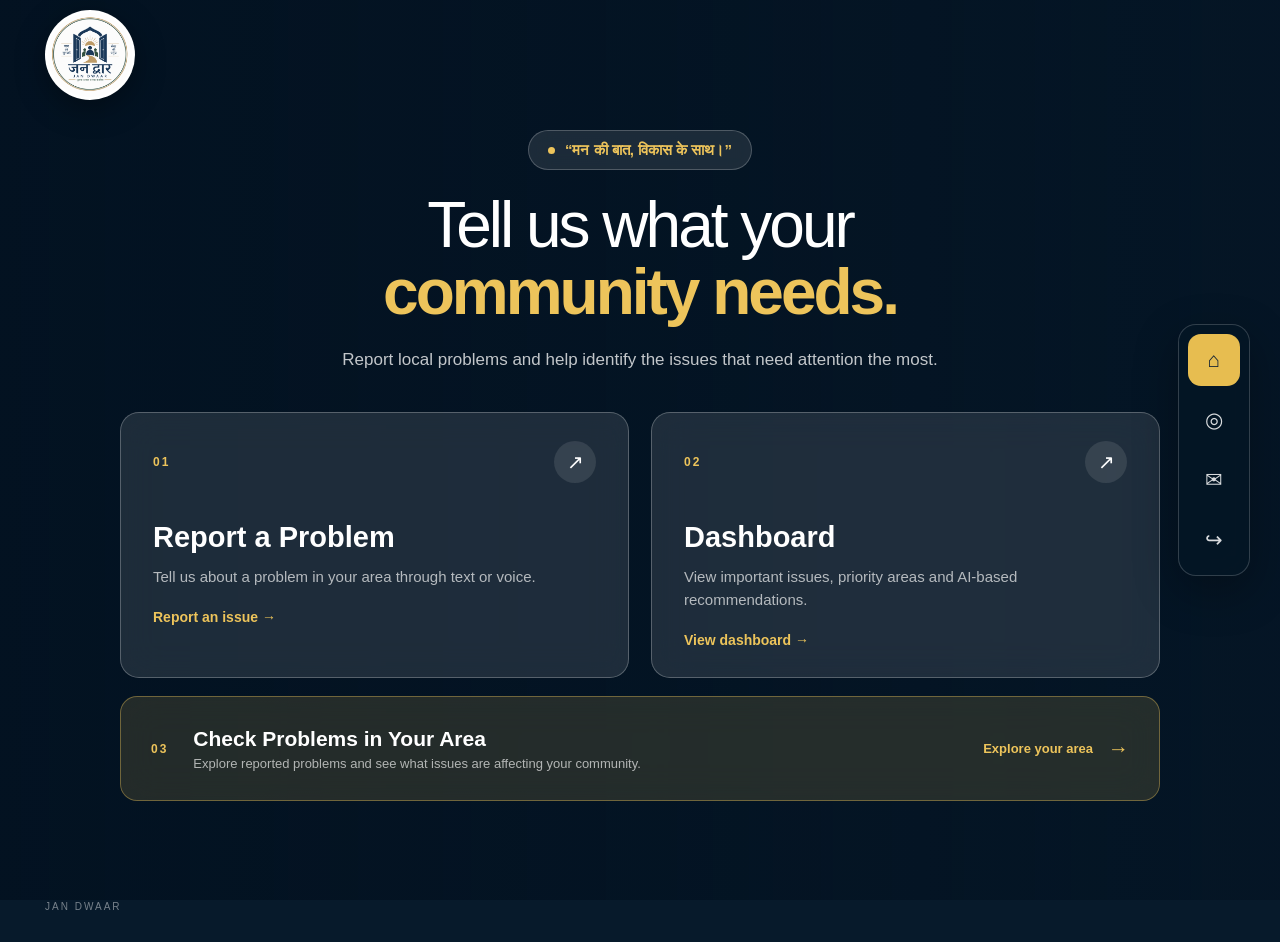
<file: index.html>
<!DOCTYPE html>
<html lang="en">
<head>
    <meta charset="UTF-8">
    <meta name="viewport" content="width=device-width, initial-scale=1.0">
    <title>Jan Dwaar</title>
    <link rel="stylesheet" href="styles.css">
</head>
<body>
    <div class="slideshow">
        <div class="slide slide-1"></div>
        <div class="slide slide-2"></div>
        <div class="slide slide-3"></div>
        <div class="slide slide-4"></div>

    </div>
    <div class="ov"></div>

    <header class="navbar">
        <div class="logo">
            <img src="logo (2).png" alt="Jan Dwaar">
        </div>
    </header>

    <aside class="side-nav">
        <a href="index.html" class="side-item active">
            <span class="side-icon">⌂</span>
            <span class="side-label">
                Home
            </span>
        </a>
        <a href="about.html" class="side-item">
            <span class="side-icon">◎</span>
            <span class="side-label">
                About
            </span>
        </a>
        <a href="contact.html" class="side-item">
            <span class="side-icon">✉</span>
            <span class="side-label">
                Contact
            </span>
        </a>
        <a href="login.html" class="side-item">
            <span class="side-icon">↪</span>
            <span class="side-label">
                Login
            </span>
        </a>
    </aside>

    <main class="sss">

        <div class="sss-content">

            <div class="tagline">
                <span class="tag-dot"></span>

                “मन की बात, विकास के साथ।”
            </div>
            <h1>Tell us what your
                <br>
                <strong>community needs.</strong>
            </h1>
            <p class="description">

                Report local problems and help identify the issues
                that need attention the most.

            </p>

            <div class="cards">

                <a href="report.html" class="card">

                    <div class="card-top">

                        <span class="card-number">
                            01
                        </span>

                        <span class="card-arrow">
                            ↗
                        </span>

                    </div>


                    <div class="card-content">

                        <h2>
                            Report a Problem
                        </h2>

                        <p>
                            Tell us about a problem in your area
                            through text or voice.
                        </p>

                        <span class="card-link">
                            Report an issue →
                        </span>

                    </div>

                </a>

                <a href="dashboard.html" class="card">

                    <div class="card-top">

                        <span class="card-number">
                            02
                        </span>

                        <span class="card-arrow">
                            ↗
                        </span>

                    </div>
                    <div class="card-content">

                        <h2>
                            Dashboard
                        </h2>

                        <p>
                            View important issues, priority areas
                            and AI-based recommendations.
                        </p>

                        <span class="card-link">
                            View dashboard →
                        </span>
                    </div>
                </a>
            </div>

            <a href="area.html" class="area-card">
                <div class="area-left">
                    <div class="area-number">
                        03
                    </div>
                    <div>
                        <h2>
                            Check Problems in Your Area
                        </h2>
                        <p>
                            Explore reported problems and see what
                            issues are affecting your community.
                        </p>
                    </div>
                </div>
                <div class="area-right">
                    <span>
                        Explore your area
                    </span>
                    <b>
                        →
                    </b>
                </div>
            </a>
        </div>
    </main>

    <footer class="bottom">
        <span>
            JAN DWAAR
        </span>
    </footer>
</body>

</html>
</file>
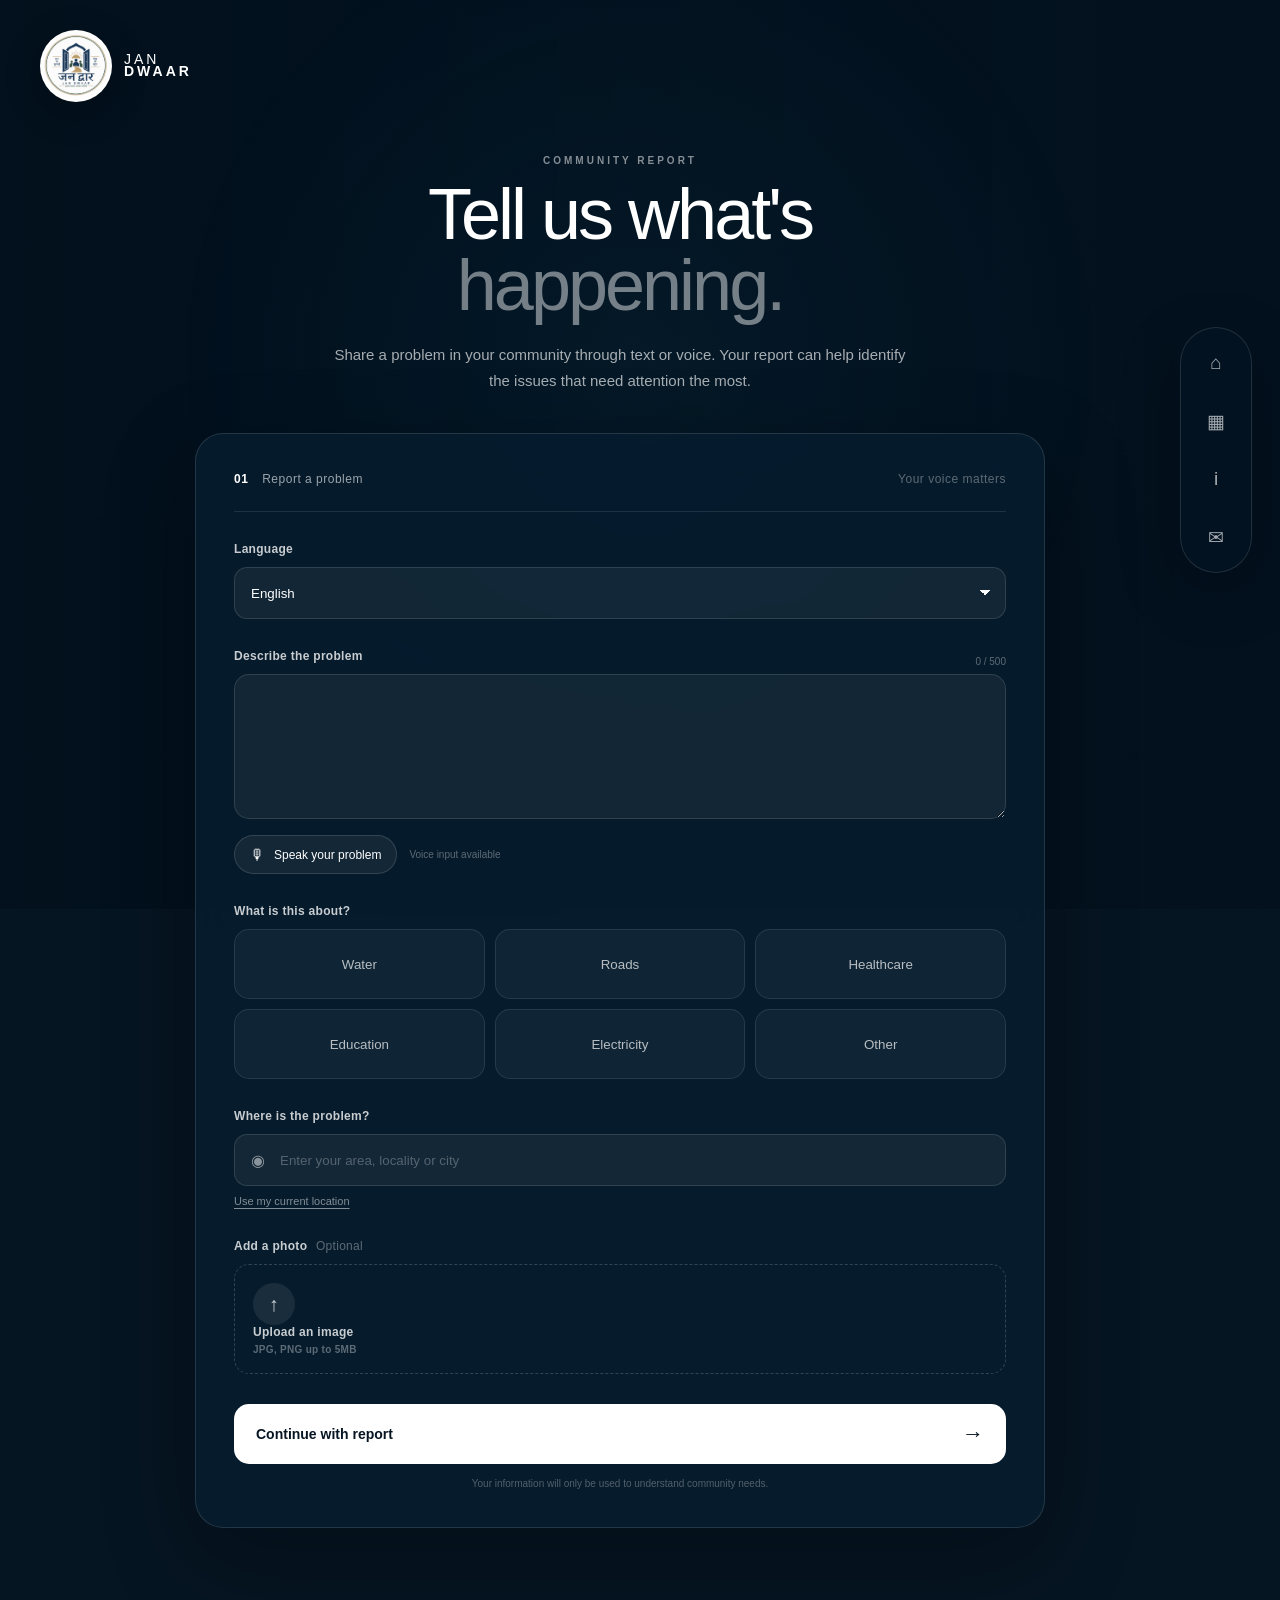
<file: report.html>
<!DOCTYPE html>
<html lang="en">
<head>
    <meta charset="UTF-8">
    <meta name="viewport" content="width=device-width, initial-scale=1.0">
    <title>Report a Problem | Jan Dwaar</title>
    <link rel="stylesheet" href="report.css">
</head>
<body>
    <div class="background"></div>
    <div class="overlay"></div>
    <header class="top-header">
        <a href="index.html" class="logo-link">
            <div class="logo-circle">
                <img src="logo (2).png" alt="Jan Dwar Logo">
            </div>
            <div class="brand-name">
                <span>JAN</span>
                <strong>DWAAR</strong>
            </div>
        </a>
    </header>
    <nav class="side-nav">
        <a href="index.html" class="side-item">
            <span class="side-icon">⌂</span>
            <span class="side-label">
                Home
            </span>
        </a>
        <a href="dashboard.html" class="side-item">
            <span class="side-icon">▦</span>
            <span class="side-label">
                Dashboard
            </span>
        </a>
        <a href="about.html" class="side-item">
            <span class="side-icon">i</span>
            <span class="side-label">
                About
            </span>
        </a>
        <a href="contact.html" class="side-item">
            <span class="side-icon">✉</span>
            <span class="side-label">
                Contact
            </span>
        </a>
    </nav>
    <main class="report-page">
        <section class="report-container">
            <div class="intro">
                <div class="small-label">
                    COMMUNITY REPORT
                </div>
                <h1>
                    Tell us what's<br>
                    <span>happening.</span>
                </h1>
                <p>
                    Share a problem in your community through
                    text or voice. Your report can help identify
                    the issues that need attention the most.
                </p>
            </div>
            <div class="report-card">
                <div class="progress-top">
                    <div>
                        <span class="step-number">01</span>
                        <span>Report a problem</span>
                    </div>

                    <span class="step-info">
                        Your voice matters
                    </span>
                </div>

                <div class="form-group">
                    <label for="language">
                        Language
                    </label>
                    <select id="language">

                        <option value="English">
                            English
                        </option>

                        <option value="Hindi">
                            हिन्दी (Hindi)
                        </option>

                        <option value="Marathi">
                            मराठी (Marathi)
                        </option>
                    </select>
                </div>
                <div class="form-group">
                    <div class="label-row">
                        <label for="problem">
                            Describe the problem
                        </label>
                        <span id="character-count">
                            0 / 500
                        </span>
                    </div>
                    <textarea
                        id="problem"
                        maxlength="500"
                    ></textarea>
                    <div class="voice-area">

                        <button type="button" id="voice-button" class="voice-button">
    <span class="mic-icon">🎙</span>
    <span id="voice-text">
        Speak your problem
    </span>
</button>
<span id="recording-status">
    Voice input available
</span>
    </div>
       </div>
                <div class="form-group">

                    <label for="category">
                        What is this about?
                    </label>
                    <div class="category-grid">
                        <button type="button" class="category-btn" data-category="Water">
                            Water
                        </button>
                        <button type="button" class="category-btn" data-category="Roads">
                            Roads
                        </button>
  <button type="button" class="category-btn" data-category="Healthcare">
                          Healthcare
                        </button>
                        <button type="button" class="category-btn" data-category="Education">
                             Education
                        </button>
                        <button type="button" class="category-btn" data-category="Electricity">
                            Electricity
                        </button>


                        <button type="button" class="category-btn" data-category="Other">
                             Other
                        </button>
                    </div>
                </div>
<div class="form-group">
    <label for="location">
        Where is the problem?
    </label>
    <div class="location-input">
        <span class="location-icon">◉</span>
        <input
            type="text"
            id="location"
            placeholder="Enter your area, locality or city"
        >
    </div>
    <button type="button" id="location-button" class="detect-location" onclick="getLocation()">
        Use my current location
    </button>
    <input type="hidden" id="latitude">
    <input type="hidden" id="longitude">

</div>
                <div class="form-group">
                    <label>
                        Add a photo
                        <span class="optional">Optional
                        </span>
                    </label>
                    <label for="photo" class="photo-upload">
                        <div class="upload-icon">
                            ↑
                        </div>
                        <div>
                            <strong>
                                Upload an image
                            </strong>
                            <small>
                                JPG, PNG up to 5MB
                            </small>
                        </div>
                    </label>
                    <input type="file" id="photo" accept="image/*" hidden>
                    <div  id="photo-preview" class="photo-preview">

                    </div>
                </div>
                <button type="button" id="submit-button" class="submit-button">
    <span>Continue with report</span>
    <span class="arrow">→</span>
</button>
                </button>
                <p class="privacy-note">
                    Your information will only be used
                    to understand community needs.
                </p>
            </div>
        </section>
        <section id="ai-section" class="ai-section hidden">
            <div class="ai-container">
                <div class="ai-header">
                    <div class="ai-symbol">✦</div>
                    <div>
                        <span class="small-label"> AI UNDERSTANDING</span>
                        <h2>
                            Here's what we understood.
                        </h2>
                    </div>
                </div>

                <p class="ai-description">
                    Our AI has analysed your report.
                    Please check the details before submitting.
                </p>
                <div class="ai-results">
                    <div class="result-item">
                        <span class="result-label">Problem</span>
                        <strong id="ai-problem">—</strong>
                    </div>
                    <div class="result-item">
                        <span class="result-label"></span>Category</span>
                        <strong id="ai-category">- </strong>
                    </div>
                    <div class="result-item">
                        <span class="result-label">Severity</span>
                        <strong id="ai-severity" class="severity">-</strong>
                    </div>
                    <div class="result-item">
                        <span class="result-label">Location</span>
                        <strong id="ai-location">—</strong>
                    </div>
                </div>
                <div class="ai-summary">
                    <span>AI Summary</span>
                    <p id="ai-summary-text">—</p>
                </div>
                <div class="ai-actions">
                    <button type="button" id="edit-button" class="secondary-button">← Edit report</button>


                    <button
                        type="button"
                        id="confirm-button"
                        class="confirm-button"
                    >
                        Confirm & Submit →
                    </button>

                </div>

            </div>

        </section>



        <!-- =========================
             SUCCESS SECTION
        ========================== -->

        <section
            id="success-section"
            class="success-section hidden"
        >

            <div class="success-card">

                <div class="success-icon">
                    ✓
                </div>

                <span class="small-label">
                    REPORT SUBMITTED
                </span>

                <h2>
                    Thank you for speaking up.
                </h2>

                <p>
                    Your report has been added to the
                    community data. It will help us understand
                    which issues need attention.
                </p>


                <div class="request-id">

                    <span>
                        Request ID
                    </span>

                    <strong id="request-id">
                        JD-000000
                    </strong>

                </div>


                <a
                    href="dashboard.html"
                    class="dashboard-button"
                >
                    View Community Dashboard →
                </a>


                <a
                    href="report.html"
                    class="new-report"
                >
                    Report another problem
                </a>

            </div>

        </section>

    </main>


    <script src="report.js"></script>

</body>
</html>
</file>
<file: styles.css>
* {
    margin: 0;
    padding: 0;
    box-sizing: border-box;
}
body {
    width: 100%;
    min-height: 100%;
}

body {
    font-family: Arial, Helvetica, sans-serif;
    color: white;
    background: #071a2b;
    overflow-x: hidden;
    overflow-y: auto;
}
.slideshow {
    position: fixed;
    inset: 0;
    z-index: 0;
    pointer-events: none;
}

.ov {
    position: fixed;
    inset: 0;
    z-index: 1;
    pointer-events: none;
    background: linear-gradient(90deg, rgba(3, 18, 33, 0.94) 0%, rgba(3, 18, 33, 0.78) 45%, rgba(3, 18, 33, 0.55) 100%
        );
}

.slide {
    position: absolute;
    inset: 0;
    background-size: cover;
    background-position: center;
    opacity: 0;
    animation: slideshow 24s infinite;
}

.slide-1 {
    background-image:
        url("https://images.unsplash.com/photo-1488521787991-ed7bbaae773c?auto=format&fit=crop&w=2000&q=85");

    animation-delay: 0s;
}
.slide-2 {
    background-image:
        url("https://images.unsplash.com/photo-1532629345422-7515f3d16bb6?auto=format&fit=crop&w=2000&q=85");

    animation-delay: 6s;
}

.slide-3 {
    background-image:
        url("https://images.unsplash.com/photo-1509099836639-18ba02c7b1b1?auto=format&fit=crop&w=2000&q=85");

    animation-delay: 12s;
}

.slide-4 {
    background-image:
        url("https://images.unsplash.com/photo-1469571486292-0ba58a3f068b?auto=format&fit=crop&w=2000&q=85");

    animation-delay: 18s;
}

@keyframes slideshow {

    0% {
        opacity: 0;
        transform: scale(1);
    }

    5% {
        opacity: 1;
    }

    25% {
        opacity: 1;
        transform: scale(1.06);
    }

    30% {
        opacity: 0;
    }

    100% {
        opacity: 0;
    }
}

.navbar {
    position: absolute;
    top: 0;
    left: 0;
    width: 100%;
    height: 110px;
    padding: 12px 45px;
    display: flex;
    align-items: center;
    justify-content: space-between;
    z-index: 20;
}

.logo {
    width: 90px;
    height: 90px;
    border-radius: 50%;
    background: white;
    border: 3px solid rgba(255,255,255,0.9);
    overflow: hidden;
    display: flex;
    align-items: center;
    justify-content: center;
    box-shadow: 0 8px 30px rgba(0,0,0,0.35);
}

.logo img {
    width: 100%;
    height: 100%;
    object-fit: contain;
    display: block;
}


.side-nav {
    position: fixed;
    right: 30px;
    top: 50%;
    transform: translateY(-50%);
    z-index: 50;
    display: flex;
    flex-direction: column;
    gap: 8px;
    padding: 9px;
    border-radius: 18px;
    background: rgba(5, 22, 38, 0.55);
    border: 1px solid rgba(255,255,255,0.18);
    backdrop-filter: blur(18px);
    box-shadow: 0 15px 45px rgba(0,0,0,0.30);
}
.side-item {
    position: relative;
    width: 52px;
    height: 52px;
    border-radius: 13px;
    display: flex;
    align-items: center;
    justify-content: center;
    color: white;
    text-decoration: none;
    transition: 0.3s ease;
}

.side-icon {
    font-size: 21px;
    opacity: 0.85;
}
.side-label {
    position: absolute;
    right: 66px;
    top: 50%;
    transform: translateY(-50%) translateX(10px);
    white-space: nowrap;
    padding: 9px 15px;
    border-radius: 8px;
    background: rgba(4,18,30,0.95);
    border: 1px solid rgba(255,255,255,0.12);
    font-size: 13px;
    opacity: 0;
    pointer-events: none;
    transition: 0.25s ease;
}

.side-item:hover {
    background: rgba(255,255,255,0.15);
}

.side-item:hover .side-label {
    opacity: 1;
    transform: translateY(-50%) translateX(0);
}

.side-item.active {
    background: #e7bd50;
    color: #142334;
}

.side-item.active .side-icon {
    opacity: 1;
}

.sss {
    position: relative;
    z-index: 5;
    width: 100%;
    min-height: 100vh;
    display: flex;
    align-items: center;
    justify-content: center;
    text-align: center;
   padding: 130px 120px 100px;
}
.sss-content {
    width: 100%;
    max-width: 1120px;
    margin: auto;
}
.tagline {
    display: inline-flex;
    align-items: center;
    gap: 10px;
    padding: 10px 19px;
    margin-bottom: 22px;
    border-radius: 50px;
    background: rgba(255,255,255,0.10);
    border: 1px solid rgba(255,255,255,0.22);
    backdrop-filter: blur(12px);
    color: #edc45b;
    font-size: 15px;
    font-weight: 600;
}

.tag-dot {
    width: 7px;
    height: 7px;
    border-radius: 50%;
    background: #edc45b;
}

.sss h1 {
    font-size: clamp(48px, 5vw, 72px);
    line-height: 1.05;
    letter-spacing: -3px;
    font-weight: 400;
    margin-bottom: 20px;
}

.sss h1 strong {
    color: #edc45b;
    font-weight: 700;
}

.description {
    max-width: 610px;
    margin: 0 auto 38px;
    font-size: 17px;
    line-height: 1.6;
    color: rgba(255,255,255,0.76);
}

.cards {
    width: 100%;
    display: flex;
    gap: 22px;
    justify-content: center;
}

.card {
    position: relative;
    flex: 1;
    min-height: 235px;
    padding: 28px 32px;
    text-align: left;
    text-decoration: none;
    color: white;
    border-radius: 19px;
    background: rgba(255,255,255,0.11);
    border: 1px solid rgba(255,255,255,0.25);
    backdrop-filter: blur(18px);
    overflow: hidden;
    transition: transform 0.35s ease, background 0.35s ease, border-color 0.35s ease, box-shadow 0.35s ease;
}

.card:hover {
    transform: translateY(-8px);
    background: rgba(255,255,255,0.17);
    border-color: rgba(255,255,255,0.45);
    box-shadow: 0 20px 55px rgba(0,0,0,0.30);
}

.card-top {
    display: flex;
    align-items: center;
    justify-content: space-between;
}

.card-number {
    color: #edc45b;
    font-size: 12px;
    font-weight: 700;
    letter-spacing: 2px;
}

.card-arrow {
    width: 42px;
    height: 42px;
    border-radius: 50%;
    background: rgba(255,255,255,0.10);
    display: flex;
    align-items: center;
    justify-content: center;
    font-size: 20px;
    transition: 0.3s;
}

.card:hover .card-arrow {
    background: #edc45b;
    color: #142334;
    transform: rotate(45deg);
}

.card-content {
    margin-top: 38px;
}

.card-content h2 {
    font-size: 29px;
    font-weight: 600;
    margin-bottom: 11px;
}

.card-content p {
    max-width: 430px;
    font-size: 15px;
    line-height: 1.55;
    color: rgba(255,255,255,0.67);
    margin-bottom: 20px;
}

.card-link {
    color: #edc45b;
    font-size: 14px;
    font-weight: 600;
}

.area-card {
    width: 100%;
    min-height: 105px;
    margin-top: 18px;
    padding: 20px 30px;
    display: flex;
    align-items: center;
    justify-content: space-between;
    text-align: left;
    text-decoration: none;
    color: white;
    border-radius: 17px;
    background: rgba(237,196,91,0.14);
    border: 1px solid rgba(237,196,91,0.38);
    backdrop-filter: blur(18px);
    transition: 0.35s ease;
}

.area-card:hover {
    transform: translateY(-5px);
    background: rgba(237,196,91,0.22);
    box-shadow: 0 15px 45px rgba(0,0,0,0.25);
}

.area-left {
    display: flex;
    align-items: center;
    gap: 25px;
}

.area-number {
    color: #edc45b;
    font-size: 12px;
    font-weight: 700;
    letter-spacing: 2px;
}
.area-card h2 {
    font-size: 21px;
    margin-bottom: 5px;
    font-weight: 600;
}

.area-card p {
    font-size: 13px;
    color: rgba(255,255,255,0.65);
}
.area-right {
    display: flex;
    align-items: center;
    gap: 15px;
    color: #edc45b;
    font-size: 13px;
    font-weight: 600;
    white-space: nowrap;
}

.area-right b {
    font-size: 21px;
}

.bottom {
    position: relative;
    z-index: 10;
    margin: 0 45px 30px;
    display: flex;
    justify-content: space-between;
    font-size: 10px;
    letter-spacing: 2px;
    color: rgba(255,255,255,0.45);
}

@media (max-width: 850px) {
    body {
        overflow: auto;
    }

    .navbar {
        padding: 12px 20px;
    }

    .logo {
        width: 68px;
        height: 68px;
    }

    .nav-title {
        display: none;
    }
    .side-nav {
        right: 50%;
        top: auto;
        bottom: 20px;
        transform: translateX(50%);
        flex-direction: row;
    }

    .side-label {
        display: none;
    }
    .sss {
        height: auto;
        min-height: 100vh;
        padding: 110px 20px 110px;
    }
    .sss h1 {
        font-size: 43px;
        letter-spacing: -1.5px;
    }

    .description {
        font-size: 15px;
    }

    .cards {
        flex-direction: column;
    }

    .card {
        width: 100%;
        min-height: 210px;
    }

    .area-card {
        flex-direction: column;
        align-items: flex-start;
        gap: 18px;
    }

    .area-right {
        align-self: flex-end;
    }
    .bottom {
        display: none;
    }
}
</file>
<file: report.css>
* {
    margin: 0;
    padding: 0;
    box-sizing: border-box;
}

html {
    width: 100%;
    min-height: 100%;
    scroll-behavior: smooth;
}

body {
    width: 100%;
    min-height: 100vh;
    font-family: Arial, Helvetica, sans-serif;
    color: white;
    background: #061522;
    overflow-x: hidden;
    overflow-y: auto;
}

.background {
    position: fixed;
    inset: 0;
    z-index: 0;
    background: linear-gradient(90deg, rgba(3, 17, 30, 0.96), rgba(3, 17, 30, 0.82), rgba(3, 17, 30, 0.72)),
        url("https://images.unsplash.com/photo-1531206715517-5c0ba140b2b8?auto=format&fit=crop&w=2000&q=85");
    background-size: cover;
    background-position: center;
    transform: scale(1.02);
}
.overlay {
    position: fixed;
    inset: 0;
    z-index: 1;
    pointer-events: none;
    background:radial-gradient(circle at 50% 40%, rgba(22, 80, 110, 0.12), transparent 55%);
}

.top-header {
    position: fixed;
    top: 30px;
    left: 40px;
    z-index: 20;
}

.logo-link {
    display: flex;
    align-items: center;
    gap: 12px;
    color: white;
    text-decoration: none;
}

.logo-circle {
    width: 72px;
    height: 72px;
    border-radius: 50%;
    overflow: hidden;
    background: white;
    border: 2px solid rgba(255,255,255,0.6);
    box-shadow: 0 10px 35px rgba(0,0,0,0.3);
}

.logo-circle img {
    width: 100%;
    height: 100%;
    object-fit: cover;
}

.brand-name {
    display: flex;
    flex-direction: column;
    line-height: 0.85;
    letter-spacing: 3px;
    font-size: 14px;
}

.brand-name span {
    font-weight: 300;
}

.brand-name strong {
    font-weight: 700;
}

.side-nav {
    position: fixed;
    right: 28px;
    top: 50%;
    transform: translateY(-50%);
    z-index: 30;
    display: flex;
    flex-direction: column;
    gap: 8px;
    padding: 10px;
    border-radius: 40px;
    background: rgba(3, 20, 34, 0.72);
    border: 1px solid rgba(255,255,255,0.12);
    backdrop-filter: blur(16px);
    -webkit-backdrop-filter: blur(16px);
    box-shadow: 0 20px 60px rgba(0,0,0,0.3);
}


.side-item {
    position: relative;

    width: 50px;
    height: 50px;

    display: flex;

    align-items: center;
    justify-content: center;

    color: rgba(255,255,255,0.65);

    text-decoration: none;

    border-radius: 50%;

    transition:
        0.3s ease;

}


.side-icon {
    font-size: 19px;

    display: flex;

    align-items: center;
    justify-content: center;

    width: 100%;
    height: 100%;
}


.side-item:hover,
.side-item.active {
    color: white;

    background: rgba(255,255,255,0.13);

    transform: scale(1.05);
}


.side-label {
    position: absolute;

    right: 62px;

    top: 50%;

    transform:
        translateY(-50%)
        translateX(10px);

    opacity: 0;

    pointer-events: none;

    padding: 8px 13px;

    border-radius: 20px;

    white-space: nowrap;

    font-size: 12px;

    background: rgba(3,20,34,0.9);

    border: 1px solid rgba(255,255,255,0.1);

    transition: 0.25s ease;
}


.side-item:hover .side-label {
    opacity: 1;

    transform:
        translateY(-50%)
        translateX(0);
}

.bibi {
    color:#061522;
    text-decoration: none;
}

/* =========================================
   MAIN
========================================= */

.report-page {
    position: relative;

    z-index: 5;

    width: 100%;

    min-height: 100vh;

    padding:
        150px
        130px
        100px
        90px;
}


/* =========================================
   CONTAINER
========================================= */

.report-container {
    width: min(850px, 100%);

    margin: 0 auto;
}


/* =========================================
   INTRO
========================================= */

.intro {
    text-align: center;

    margin-bottom: 40px;
}


.small-label {
    display: inline-block;

    margin-bottom: 13px;

    font-size: 10px;

    letter-spacing: 3px;

    font-weight: 600;

    color: rgba(255,255,255,0.52);
}


.intro h1 {
    font-size: clamp(42px, 6vw, 72px);

    line-height: 0.98;

    letter-spacing: -3px;

    font-weight: 500;

    margin-bottom: 22px;
}


.intro h1 span {
    color: rgba(255,255,255,0.45);
}


.intro p {
    max-width: 580px;

    margin: auto;

    color: rgba(255,255,255,0.65);

    font-size: 15px;

    line-height: 1.7;
}


/* =========================================
   REPORT CARD
========================================= */

.report-card {
    padding: 38px;

    border-radius: 28px;

    background:
        rgba(7, 30, 48, 0.78);

    border:
        1px solid rgba(255,255,255,0.12);

    backdrop-filter: blur(20px);
    -webkit-backdrop-filter: blur(20px);

    box-shadow:
        0 30px 90px rgba(0,0,0,0.3);
}


/* =========================================
   PROGRESS
========================================= */

.progress-top {
    display: flex;

    align-items: center;
    justify-content: space-between;

    padding-bottom: 25px;

    margin-bottom: 30px;

    border-bottom:
        1px solid rgba(255,255,255,0.1);

    color: rgba(255,255,255,0.6);

    font-size: 12px;

    letter-spacing: 0.5px;
}


.step-number {
    margin-right: 10px;

    color: white;

    font-weight: bold;
}


.step-info {
    color: rgba(255,255,255,0.35);
}


/* =========================================
   FORM
========================================= */

.form-group {
    margin-bottom: 30px;
}


.form-group label {
    display: block;

    margin-bottom: 11px;

    font-size: 12px;

    font-weight: 600;

    color: rgba(255,255,255,0.78);

    letter-spacing: 0.3px;
}


.optional {
    margin-left: 5px;

    color: rgba(255,255,255,0.35);

    font-weight: normal;
}


select,
textarea,
input[type="text"] {

    width: 100%;

    border: 1px solid rgba(255,255,255,0.12);

    outline: none;

    color: white;

    background:
        rgba(255,255,255,0.055);

    font-family: inherit;

    transition: 0.25s ease;
}


select {
    height: 52px;

    padding: 0 16px;

    border-radius: 13px;

    appearance: none;

    background-image:
        linear-gradient(45deg, transparent 50%, white 50%),
        linear-gradient(135deg, white 50%, transparent 50%);

    background-position:
        calc(100% - 20px) 22px,
        calc(100% - 15px) 22px;

    background-size:
        5px 5px,
        5px 5px;

    background-repeat: no-repeat;
}


select option {
    color: #111;

    background: white;
}


textarea {
    min-height: 145px;

    padding: 16px;

    border-radius: 15px;

    resize: vertical;

    line-height: 1.6;

    font-size: 14px;
}


textarea::placeholder,
input::placeholder {
    color: rgba(255,255,255,0.28);
}


textarea:focus,
input:focus,
select:focus {
    border-color:
        rgba(255,255,255,0.35);

    background:
        rgba(255,255,255,0.08);
}


.label-row {
    display: flex;

    align-items: center;
    justify-content: space-between;
}


#character-count {
    font-size: 10px;

    color: rgba(255,255,255,0.35);
}


/* =========================================
   VOICE
========================================= */

.voice-area {
    display: flex;

    align-items: center;

    gap: 12px;

    margin-top: 12px;
}


.voice-button {
    display: flex;

    align-items: center;

    gap: 9px;

    padding: 10px 15px;

    border-radius: 30px;

    border: 1px solid rgba(255,255,255,0.13);

    color: white;

    background:
        rgba(255,255,255,0.06);

    cursor: pointer;

    font-size: 12px;

    transition: 0.25s ease;
}


.voice-button:hover {
    background:
        rgba(255,255,255,0.12);
}


.voice-button.recording {
    background:
        rgba(180, 50, 50, 0.35);

    border-color:
        rgba(255,100,100,0.5);
}


.mic-icon {
    font-size: 15px;
}


#recording-status {
    font-size: 10px;

    color: rgba(255,255,255,0.35);
}


/* =========================================
   CATEGORY
========================================= */

.category-grid {
    display: grid;

    grid-template-columns:
        repeat(3, 1fr);

    gap: 10px;
}


.category-btn {
    min-height: 70px;

    padding: 10px;

    border-radius: 15px;

    border:
        1px solid rgba(255,255,255,0.1);

    color: rgba(255,255,255,0.7);

    background:
        rgba(255,255,255,0.04);

    cursor: pointer;

    font-family: inherit;

    display: flex;

    flex-direction: column;

    align-items: center;
    justify-content: center;

    gap: 6px;

    transition: 0.25s ease;
}


.category-btn span {
    font-size: 20px;
}


.category-btn:hover {
    background:
        rgba(255,255,255,0.08);

    color: white;
}


.category-btn.selected {
    color: white;

    background:
        rgba(255,255,255,0.13);

    border-color:
        rgba(255,255,255,0.35);

    transform: translateY(-2px);
}


/* =========================================
   LOCATION
========================================= */

.location-input {
    position: relative;
}


.location-input input {
    height: 52px;

    padding:
        0 16px 0 45px;

    border-radius: 13px;
}


.location-icon {
    position: absolute;

    left: 17px;
    top: 50%;

    transform: translateY(-50%);

    color: rgba(255,255,255,0.5);

    z-index: 2;
}


.detect-location {
    margin-top: 9px;

    padding: 0;

    border: none;

    background: none;

    color: rgba(255,255,255,0.5);

    font-size: 11px;

    cursor: pointer;

    text-decoration: underline;

    text-underline-offset: 3px;
}


.detect-location:hover {
    color: white;
}


/* =========================================
   PHOTO
========================================= */

.photo-upload {
    min-height: 85px;

    padding: 18px;

    display: flex;

    align-items: center;

    gap: 15px;

    border:
        1px dashed rgba(255,255,255,0.18);

    border-radius: 15px;

    cursor: pointer;

    transition: 0.25s ease;
}


.photo-upload:hover {
    background:
        rgba(255,255,255,0.05);

    border-color:
        rgba(255,255,255,0.35);
}


.upload-icon {
    width: 42px;
    height: 42px;

    border-radius: 50%;

    display: flex;

    align-items: center;
    justify-content: center;

    background:
        rgba(255,255,255,0.08);

    font-size: 20px;
}


.photo-upload strong {
    display: block;

    font-size: 12px;

    margin-bottom: 5px;
}


.photo-upload small {
    display: block;

    color: rgba(255,255,255,0.35);

    font-size: 10px;
}


.photo-preview {
    display: none;

    margin-top: 12px;
}


.photo-preview img {
    width: 120px;
    height: 90px;

    object-fit: cover;

    border-radius: 10px;

    border: 1px solid rgba(255,255,255,0.15);
}


/* =========================================
   SUBMIT
========================================= */

.submit-button {
    width: 100%;

    height: 60px;

    border: none;

    border-radius: 15px;

    color: #071522;

    background: white;

    font-size: 14px;

    font-weight: 600;

    cursor: pointer;

    display: flex;

    align-items: center;
    justify-content: space-between;

    padding: 0 22px;

    transition: 0.3s ease;
}


.submit-button:hover {
    transform: translateY(-2px);

    box-shadow:
        0 15px 30px rgba(0,0,0,0.25);
}


.arrow {
    font-size: 22px;
}


.privacy-note {
    margin-top: 14px;

    text-align: center;

    font-size: 10px;

    color: rgba(255,255,255,0.3);
}


/* =========================================
   AI SECTION
========================================= */

.ai-section {
    position: relative;

    z-index: 5;

    padding:
        50px 20px 100px;
}


.ai-container {
    width: min(850px, 100%);

    margin: auto;

    padding: 38px;

    border-radius: 28px;

    background:
        rgba(8, 33, 50, 0.9);

    border:
        1px solid rgba(255,255,255,0.12);

    backdrop-filter: blur(20px);

    box-shadow:
        0 30px 90px rgba(0,0,0,0.3);
}


.ai-header {
    display: flex;

    align-items: center;

    gap: 15px;
}


.ai-symbol {
    width: 45px;
    height: 45px;

    border-radius: 50%;

    display: flex;

    align-items: center;
    justify-content: center;

    background:
        rgba(255,255,255,0.1);

    font-size: 20px;
}


.ai-header h2 {
    font-size: 28px;

    font-weight: 500;

    letter-spacing: -0.8px;
}


.ai-description {
    margin:
        20px 0 30px;

    color: rgba(255,255,255,0.5);

    font-size: 13px;

    line-height: 1.6;
}


/* =========================================
   AI RESULTS
========================================= */

.ai-results {
    display: grid;

    grid-template-columns:
        repeat(2, 1fr);

    gap: 10px;

    margin-bottom: 12px;
}


.result-item {
    padding: 20px;

    min-height: 90px;

    border-radius: 14px;

    background:
        rgba(255,255,255,0.045);

    border:
        1px solid rgba(255,255,255,0.08);
}


.result-label {
    display: block;

    margin-bottom: 9px;

    color: rgba(255,255,255,0.35);

    font-size: 10px;

    text-transform: uppercase;

    letter-spacing: 1px;
}


.result-item strong {
    display: block;

    font-size: 14px;

    line-height: 1.4;
}


.severity {
    text-transform: capitalize;
}


/* =========================================
   AI SUMMARY
========================================= */

.ai-summary {
    padding: 20px;

    border-radius: 14px;

    background:
        rgba(255,255,255,0.045);

    border:
        1px solid rgba(255,255,255,0.08);
}


.ai-summary > span {
    font-size: 10px;

    color: rgba(255,255,255,0.35);

    text-transform: uppercase;

    letter-spacing: 1px;
}


.ai-summary p {
    margin-top: 9px;

    font-size: 13px;

    line-height: 1.6;

    color: rgba(255,255,255,0.72);
}


/* =========================================
   AI ACTIONS
========================================= */

.ai-actions {
    display: flex;

    gap: 10px;

    margin-top: 25px;
}


.secondary-button,
.confirm-button {
    height: 52px;

    border-radius: 13px;

    padding: 0 20px;

    cursor: pointer;

    font-family: inherit;

    font-size: 12px;

    transition: 0.25s ease;
}


.secondary-button {
    flex: 1;

    border:
        1px solid rgba(255,255,255,0.12);

    color: white;

    background:
        rgba(255,255,255,0.05);
}


.confirm-button {
    flex: 1;

    border: none;

    color: #061522;

    background: white;

    font-weight: 600;
}


.secondary-button:hover,
.confirm-button:hover {
    transform: translateY(-2px);

}


/* =========================================
   SUCCESS
========================================= */

.success-section {
    position: relative;

    z-index: 10;

    min-height: 70vh;

    padding:
        40px 20px 100px;
}


.success-card {
    width: min(620px, 100%);

    margin: auto;

    padding: 50px 40px;

    text-align: center;

    border-radius: 28px;

    background:
        rgba(8, 33, 50, 0.9);

    border:
        1px solid rgba(255,255,255,0.12);

    backdrop-filter: blur(20px);
}


.success-icon {
    width: 70px;
    height: 70px;

    margin:
        0 auto 25px;

    border-radius: 50%;

    display: flex;

    align-items: center;
    justify-content: center;

    font-size: 30px;

    background:
        rgba(255,255,255,0.1);

    border:
        1px solid rgba(255,255,255,0.2);
}


.success-card h2 {
    font-size: 34px;

    font-weight: 500;

    margin-bottom: 15px;
}


.success-card > p {
    max-width: 450px;

    margin: 0 auto 30px;

    color: rgba(255,255,255,0.55);

    font-size: 13px;

    line-height: 1.7;
}


.request-id {
    padding: 17px;

    margin-bottom: 20px;

    border-radius: 12px;

    background:
        rgba(255,255,255,0.05);
}


.request-id span {
    display: block;

    margin-bottom: 6px;

    font-size: 9px;

    letter-spacing: 2px;

    color: rgba(255,255,255,0.35);
}


.request-id strong {
    font-size: 18px;

    letter-spacing: 2px;
}


.dashboard-button {
    display: block;

    padding: 16px;

    border-radius: 12px;

    color: #061522;

    background: white;

    text-decoration: none;

    font-size: 12px;

    font-weight: 600;
}

.new-report {
    display: inline-block;

    margin-top: 20px;

    color: rgba(255,255,255,0.5);

    font-size: 11px;

    text-decoration: underline;
}


/* =========================================
   HIDDEN
========================================= */

.hidden {
    display: none !important;
}


/* =========================================
   MOBILE
========================================= */

@media (max-width: 768px) {

    .top-header {
        top: 20px;
        left: 20px;
    }


    .logo-circle {
        width: 55px;
        height: 55px;
    }


    .brand-name {
        font-size: 11px;
    }


    .side-nav {
        right: 12px;

        padding: 7px;
    }


    .side-item {
        width: 43px;
        height: 43px;
    }


    .side-label {
        display: none;
    }


    .report-page {
        padding:
            120px 20px 70px;
    }


    .intro h1 {
        font-size: 46px;

        letter-spacing: -2px;
    }


    .intro p {
        font-size: 13px;
    }


    .report-card {
        padding: 22px;

        border-radius: 22px;
    }


    .category-grid {
        grid-template-columns:
            repeat(2, 1fr);
    }


    .ai-container {
        padding: 25px;
    }


    .ai-results {
        grid-template-columns: 1fr;
    }


    .ai-actions {
        flex-direction: column;
    }


    .success-card {
        padding: 40px 25px;
    }

}


@media (max-width: 450px) {

    .brand-name {
        display: none;
    }


    .progress-top {
        align-items: flex-start;

        gap: 10px;
    }


    .step-info {
        text-align: right;
    }


    .voice-area {
        align-items: flex-start;

        flex-direction: column;
    }

}
</file>
